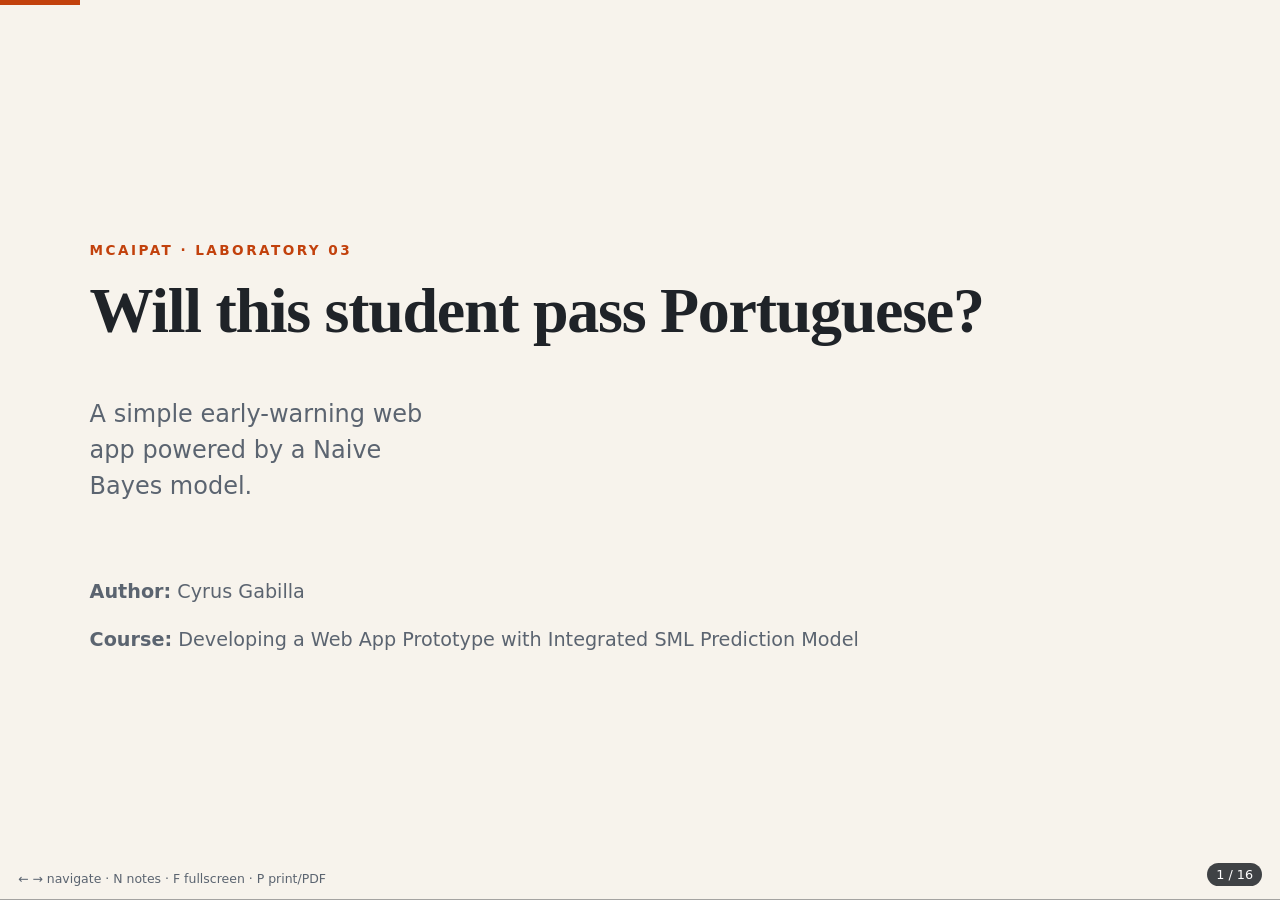
<file: slides/presentation.html>
<!DOCTYPE html>
<html lang="en">
<head>
<meta charset="UTF-8" />
<meta name="viewport" content="width=device-width, initial-scale=1" />
<title>Student At-Risk Web App — Class Presentation</title>
<style>
  :root {
    --bg: #f7f3ec;
    --ink: #1f2328;
    --muted: #5b6470;
    --card: #fffdf9;
    --line: #e4ddd0;
    --accent: #c2410c;
    --accent-soft: #f6e3d6;
    --pass: #15803d;
    --pass-soft: #dcf3e4;
    --risk: #b91c1c;
    --risk-soft: #fbe0e0;
    --code-bg: #22262b;
    --code-ink: #e8e6e3;
    --shadow: 0 10px 30px rgba(31, 35, 40, 0.10);
  }

  * { box-sizing: border-box; }

  html, body {
    margin: 0;
    height: 100%;
    background: var(--bg);
    color: var(--ink);
    font-family: ui-sans-serif, system-ui, -apple-system, "Segoe UI", Roboto, Helvetica, Arial, sans-serif;
    -webkit-font-smoothing: antialiased;
  }

  /* ---------- Slide stage ---------- */
  .stage { position: fixed; inset: 0; overflow: hidden; }

  .slide {
    position: absolute;
    inset: 0;
    display: none;
    flex-direction: column;
    justify-content: center;
    padding: 5vh 7vw;
    overflow-y: auto;
    animation: fade 0.35s ease;
  }
  .slide.active { display: flex; }

  @keyframes fade {
    from { opacity: 0; transform: translateY(8px); }
    to   { opacity: 1; transform: translateY(0); }
  }

  h1, h2, h3 { font-family: Georgia, "Times New Roman", serif; font-weight: 700; line-height: 1.1; margin: 0 0 0.4em; }
  h1 { font-size: clamp(2.2rem, 5vw, 4rem); letter-spacing: -0.02em; }
  h2 { font-size: clamp(1.6rem, 3.4vw, 2.7rem); }
  h3 { font-size: clamp(1.15rem, 2.1vw, 1.5rem); }
  p, li { font-size: clamp(0.98rem, 1.5vw, 1.3rem); line-height: 1.5; }
  .muted { color: var(--muted); }
  .accent { color: var(--accent); }

  .kicker {
    text-transform: uppercase;
    letter-spacing: 0.18em;
    font-size: clamp(0.7rem, 1.1vw, 0.85rem);
    font-weight: 700;
    color: var(--accent);
    margin-bottom: 0.6em;
  }

  ul { margin: 0.3em 0 0; padding-left: 1.2em; }
  li { margin: 0.35em 0; }

  .grid { display: grid; gap: 1.1rem; }
  .grid-2 { grid-template-columns: 1fr 1fr; }
  .grid-3 { grid-template-columns: repeat(3, 1fr); }
  @media (max-width: 760px) { .grid-2, .grid-3 { grid-template-columns: 1fr; } }

  .card {
    background: var(--card);
    border: 1px solid var(--line);
    border-radius: 16px;
    padding: 1.1rem 1.3rem;
    box-shadow: var(--shadow);
  }
  .card h3 { margin-bottom: 0.35em; }
  .card p, .card li { font-size: clamp(0.88rem, 1.3vw, 1.08rem); }

  .pill {
    display: inline-block;
    background: var(--accent-soft);
    color: var(--accent);
    border-radius: 999px;
    padding: 0.25em 0.8em;
    font-size: clamp(0.75rem, 1.1vw, 0.9rem);
    font-weight: 700;
    margin: 0.15em 0.3em 0.15em 0;
  }

  /* ---------- Package list ---------- */
  .pkg-list { display: grid; gap: 0.5rem; margin-top: 0.3em; }
  .pkg { display: grid; grid-template-columns: minmax(120px, 0.9fr) 2fr; gap: 0.8rem; align-items: baseline; background: var(--card); border: 1px solid var(--line); border-radius: 10px; padding: 0.55rem 0.9rem; box-shadow: var(--shadow); }
  .pkg-name { font-family: ui-monospace, SFMono-Regular, Menlo, Consolas, monospace; font-weight: 700; color: var(--accent); font-size: clamp(0.85rem, 1.25vw, 1.05rem); }
  .pkg-use { font-size: clamp(0.82rem, 1.2vw, 1rem); }
  @media (max-width: 760px) { .pkg { grid-template-columns: 1fr; gap: 0.15rem; } }

  /* ---------- Title slide ---------- */
  .title-slide { justify-content: center; }
  .title-slide .course { margin-bottom: 1.2em; }
  .title-slide .meta { margin-top: 1.6em; color: var(--muted); font-size: clamp(0.95rem, 1.5vw, 1.2rem); }

  /* ---------- Code ---------- */
  pre {
    background: var(--code-bg);
    color: var(--code-ink);
    border-radius: 14px;
    padding: 1rem 1.2rem;
    overflow-x: auto;
    font-size: clamp(0.75rem, 1.2vw, 0.95rem);
    line-height: 1.5;
    font-family: ui-monospace, SFMono-Regular, Menlo, Consolas, monospace;
    box-shadow: var(--shadow);
    margin: 0.4rem 0;
  }
  .inline-code {
    background: #efe9dd;
    border-radius: 6px;
    padding: 0.1em 0.4em;
    font-family: ui-monospace, SFMono-Regular, Menlo, Consolas, monospace;
    font-size: 0.9em;
  }

  /* ---------- Full-flow diagram ---------- */
  .flowmap { display: flex; flex-direction: column; align-items: center; gap: 0.35rem; margin-top: 0.4em; }
  .frow { display: flex; align-items: center; gap: 0.5rem; flex-wrap: wrap; justify-content: center; width: 100%; }
  .node {
    background: var(--card);
    border: 1px solid var(--line);
    border-radius: 12px;
    padding: 0.6rem 0.9rem;
    text-align: center;
    box-shadow: var(--shadow);
    font-size: clamp(0.78rem, 1.2vw, 0.98rem);
    font-weight: 600;
    min-width: 90px;
  }
  .node .s { display: block; color: var(--muted); font-size: 0.82em; font-weight: 400; margin-top: 0.15em; }
  .node.good { border-color: var(--pass); background: var(--pass-soft); }
  .node.bad { border-color: var(--risk); background: var(--risk-soft); }
  .node.accent { border-color: var(--accent); background: var(--accent-soft); }
  .arrow { color: var(--accent); font-size: 1.4rem; font-weight: 700; display: flex; flex-direction: column; align-items: center; line-height: 1; }
  .arrow-down { color: var(--accent); font-size: 1.3rem; line-height: 1; display: flex; flex-direction: column; align-items: center; }
  .arrow .msg, .arrow-down .msg { font-size: 0.58rem; font-weight: 700; color: var(--muted); text-transform: uppercase; letter-spacing: 0.05em; margin-top: 0.2em; white-space: nowrap; }
  .objective { background: var(--card); border: 1px dashed var(--accent); border-radius: 12px; padding: 0.55rem 1rem; font-size: clamp(0.85rem, 1.3vw, 1.05rem); margin-bottom: 0.7rem; box-shadow: var(--shadow); }
  .objective strong { color: var(--accent); }
  .branch { display: grid; grid-template-columns: 1fr 1fr; gap: 1.2rem; width: 100%; margin-top: 0.2em; }
  .branch-col { display: flex; flex-direction: column; align-items: center; gap: 0.3rem; }
  .branch-col .label { font-weight: 700; font-size: 0.85rem; text-transform: uppercase; letter-spacing: 0.1em; }
  .branch-col.bad .label { color: var(--risk); }
  .branch-col.good .label { color: var(--pass); }
  @media (max-width: 760px) { .branch { grid-template-columns: 1fr; } }

  /* ---------- Screenshots ---------- */
  figure.shot { margin: 0; }
  figure.shot img {
    width: 100%;
    border-radius: 12px;
    border: 1px solid var(--line);
    box-shadow: var(--shadow);
    display: block;
    background: #fff;
  }
  figure.shot figcaption { color: var(--muted); font-size: clamp(0.75rem, 1.05vw, 0.88rem); margin-top: 0.4em; text-align: center; }
  .thumb-strip { display: grid; grid-template-columns: repeat(4, 1fr); gap: 0.6rem; margin-top: 0.6em; }
  .thumb-strip img { width: 100%; border-radius: 8px; border: 1px solid var(--line); box-shadow: var(--shadow); }
  @media (max-width: 760px) { .thumb-strip { grid-template-columns: 1fr 1fr; } }

  /* ---------- Demo slide ---------- */
  .demo-steps { counter-reset: step; list-style: none; padding-left: 0; margin: 0; }
  .demo-steps li { position: relative; padding-left: 2.4em; margin: 0.55em 0; }
  .demo-steps li::before {
    counter-increment: step;
    content: counter(step);
    position: absolute;
    left: 0; top: 0.05em;
    width: 1.7em; height: 1.7em;
    background: var(--accent);
    color: #fff;
    border-radius: 50%;
    display: grid; place-items: center;
    font-weight: 700;
    font-size: 0.85em;
  }

  .callout {
    border-left: 5px solid var(--accent);
    background: var(--accent-soft);
    border-radius: 0 12px 12px 0;
    padding: 0.7rem 1.1rem;
    margin-top: 0.9rem;
    font-size: clamp(0.9rem, 1.35vw, 1.1rem);
  }
  .callout.green { border-color: var(--pass); background: var(--pass-soft); }
  .callout.red { border-color: var(--risk); background: var(--risk-soft); }

  /* ---------- Chrome ---------- */
  .progress { position: fixed; top: 0; left: 0; height: 5px; background: var(--accent); width: 0; z-index: 50; transition: width 0.3s ease; }
  .counter {
    position: fixed; bottom: 14px; right: 18px;
    background: rgba(31,35,40,0.85); color: #fff;
    padding: 0.3em 0.7em; border-radius: 999px;
    font-size: 0.8rem; z-index: 50; font-variant-numeric: tabular-nums;
  }
  .help { position: fixed; bottom: 14px; left: 18px; color: var(--muted); font-size: 0.78rem; z-index: 50; }
  .notes {
    position: fixed; left: 0; right: 0; bottom: 0;
    background: rgba(34,38,43,0.96); color: #e8e6e3;
    padding: 1rem 8vw; font-size: 0.95rem; line-height: 1.5;
    transform: translateY(100%); transition: transform 0.25s ease; z-index: 60;
    max-height: 40vh; overflow-y: auto;
  }
  .notes.show { transform: translateY(0); }
  .notes strong { color: #f4b183; }

  /* ---------- Print / PDF ---------- */
  @media print {
    .progress, .counter, .help, .notes { display: none !important; }
    .stage { position: static; overflow: visible; }
    .slide { display: flex !important; position: relative; inset: auto; page-break-after: always; min-height: 100vh; animation: none; }
  }
</style>
</head>
<body>
  <div class="progress" id="progress"></div>
  <div class="stage" id="stage">

    <!-- 1. Title -->
    <section class="slide title-slide active" data-notes="Introduce yourself and the course. One sentence: this is a local web app that predicts if a student is at risk, using only background and behavior.">
      <p class="kicker course">MCAIPAT · Laboratory 03</p>
      <h1>Will this student pass Portuguese?</h1>
      <p class="muted" style="font-size:clamp(1.1rem,2vw,1.5rem);max-width:22ch;">A simple early-warning web app powered by a Naive Bayes model.</p>
      <div class="meta">
        <p><strong>Author:</strong> Cyrus Gabilla</p>
        <p><strong>Course:</strong> Developing a Web App Prototype with Integrated SML Prediction Model</p>
      </div>
    </section>

    <!-- 2. Agenda -->
    <section class="slide" data-notes="Quick roadmap. Keep to ~20 seconds. The deck ends with a live demo.">
      <p class="kicker">Overview</p>
      <h2>What we'll cover</h2>
      <div class="grid grid-2">
        <ul>
          <li>The problem &amp; the idea</li>
          <li>What the app does</li>
          <li>Tech stack &amp; dependencies</li>
          <li>Architecture &amp; full request flow</li>
          <li>The model, export &amp; .joblib</li>
        </ul>
        <ul>
          <li>The data &amp; features</li>
          <li>Config-driven design</li>
          <li>UI walkthrough</li>
          <li>Setup &amp; run (any OS)</li>
          <li><strong>Live demo</strong></li>
        </ul>
      </div>
    </section>

    <!-- 3. Problem -->
    <section class="slide" data-notes="Motivate: teachers want to help students BEFORE final grades, not after.">
      <p class="kicker">The problem</p>
      <h2>Spot trouble <span class="accent">before</span> finals — not after</h2>
      <div class="grid grid-2">
        <div class="card">
          <h3>Why it matters</h3>
          <p>By the time final grades (G3) exist, it's often too late to intervene. Early signals let a school offer support in time.</p>
        </div>
        <div class="card">
          <h3>The catch</h3>
          <p>Early on, we don't have period grades yet. So can we flag risk from <strong>background and behavior alone</strong>?</p>
        </div>
      </div>
      <div class="callout">Goal: a realistic early-warning check a teacher could actually use.</div>
    </section>

    <!-- 4. Big idea -->
    <section class="slide" data-notes="Core design decision: G1/G2/G3 are deliberately excluded.">
      <p class="kicker">The big idea</p>
      <h2>Predict from the student, not the score</h2>
      <div class="grid grid-3">
        <div class="card"><h3>Inputs</h3><p>Home background, family, study habits, school life, daily routine.</p></div>
        <div class="card"><h3>Model</h3><p>Gaussian Naive Bayes trained on the UCI Portuguese dataset.</p></div>
        <div class="card"><h3>Output</h3><p>“Likely to pass” or “May need support”, plus a confidence.</p></div>
      </div>
      <div class="callout red"><strong>Deliberately excluded:</strong> period grades G1, G2 and final grade G3 are never used as inputs.</div>
    </section>

    <!-- 5. What it does -->
    <section class="slide" data-notes="Walk through user-facing features. Mention Surprise me as a fun entry point.">
      <p class="kicker">What the app does</p>
      <h2>A single page that does the whole job</h2>
      <div class="grid grid-2">
        <div class="card">
          <h3>For the user</h3>
          <ul>
            <li>Fill a 30-field student profile (or hit <strong>Surprise me</strong>).</li>
            <li>Click <strong>Predict outcome</strong>.</li>
            <li>Get a label, a probability bar, and plain-language insights.</li>
          </ul>
        </div>
        <div class="card">
          <h3>Under the hood</h3>
          <ul>
            <li>Validates every answer against a config file.</li>
            <li>Builds a one-row table in the exact training order.</li>
            <li>Runs the saved model <strong>offline</strong> — no cloud.</li>
          </ul>
        </div>
      </div>
    </section>

    <!-- 6. Tech stack -->
    <section class="slide" data-notes="Keep short. Point: simple, no-build, offline. No React, no npm.">
      <p class="kicker">Tech stack</p>
      <h2>Small, offline, no-build</h2>
      <div class="grid grid-3">
        <div class="card"><h3>Backend</h3><p>Python 3.12 · Flask · Jinja2 templates</p></div>
        <div class="card"><h3>Machine learning</h3><p>scikit-learn · joblib · pandas · numpy</p></div>
        <div class="card"><h3>Frontend</h3><p>Hand-written HTML, CSS &amp; vanilla JS — no framework</p></div>
        <div class="card"><h3>Config</h3><p>PyYAML — app settings &amp; form fields</p></div>
        <div class="card"><h3>Model file</h3><p>A single <span class="inline-code">.joblib</span> pipeline</p></div>
        <div class="card"><h3>Fonts</h3><p>Google Fonts (DM Sans + Fraunces)</p></div>
      </div>
    </section>

    <!-- Dependencies -->
    <section class="slide" data-notes="Walk through requirements.txt. Each package has one clear job: flask=web, pandas=one-row frame, numpy=arrays, scikit-learn=the model pipeline, joblib=save/load the model, pyyaml=read the two YAML configs.">
      <p class="kicker">Dependencies</p>
      <h2>What each package in requirements.txt does</h2>
      <div class="pkg-list">
        <div class="pkg"><span class="pkg-name">flask</span><span class="pkg-use">Web framework — routes, form handling, and rendering the page.</span></div>
        <div class="pkg"><span class="pkg-name">pandas</span><span class="pkg-use">Builds the one-row DataFrame the model predicts on.</span></div>
        <div class="pkg"><span class="pkg-name">numpy</span><span class="pkg-use">Numeric arrays; underpins pandas and scikit-learn.</span></div>
        <div class="pkg"><span class="pkg-name">scikit-learn</span><span class="pkg-use">The ML pipeline: StandardScaler, OneHotEncoder, GaussianNB.</span></div>
        <div class="pkg"><span class="pkg-name">joblib</span><span class="pkg-use">Saves and loads the trained model file (.joblib).</span></div>
        <div class="pkg"><span class="pkg-name">pyyaml</span><span class="pkg-use">Reads app_config.yaml and features.yaml.</span></div>
      </div>
      <div class="callout">Install them all with <span class="inline-code">pip install -r requirements.txt</span>.</div>
    </section>

    <!-- 7. Architecture + FULL flow diagram -->
    <section class="slide" data-notes="Trace one submit end to end. Slow down here. Point at each box, then the two branches: errors vs valid. Valid branch runs the model and renders the result.">
      <p class="kicker">Architecture</p>
      <h2>Full request flow — from click to result</h2>
      <div class="objective"><strong>Objective:</strong> turn one form submission into a model prediction and render the result — fully offline, no cloud.</div>
      <div class="flowmap">
        <div class="frow">
          <div class="node">User fills form<span class="s">or “Surprise me”</span></div>
          <div class="arrow">→<span class="msg">POST /predict</span></div>
          <div class="node accent">Flask: predict()<span class="s">app.py</span></div>
          <div class="arrow">→<span class="msg">request.form</span></div>
          <div class="node">validate_and_parse()<span class="s">required · choices · min/max</span></div>
        </div>
        <div class="arrow-down">↓</div>
        <div class="branch">
          <div class="branch-col bad">
            <div class="label">If errors</div>
            <div class="node bad">Errors found</div>
            <div class="arrow-down">↓<span class="msg">errors list</span></div>
            <div class="node">Re-render form<span class="s">with messages</span></div>
          </div>
          <div class="branch-col good">
            <div class="label">If valid</div>
            <div class="node good">values_to_dataframe()<span class="s">feature_order.json</span></div>
            <div class="arrow-down">↓<span class="msg">one-row frame</span></div>
            <div class="node">PIPELINE.predict + predict_proba<span class="s">.joblib model</span></div>
            <div class="arrow-down">↓<span class="msg">class + probs</span></div>
            <div class="node">build_insights()<span class="s">plain-language notes</span></div>
            <div class="arrow-down">↓<span class="msg">result dict</span></div>
            <div class="node accent">Render result panel<span class="s">label + bars + insights</span></div>
          </div>
        </div>
      </div>
      <div class="callout">The page reloads with the result — a classic server-rendered POST flow. No separate API, no build step.</div>
    </section>

    <!-- 8. Model -->
    <section class="slide" data-notes="Naive Bayes in one line: estimates the probability of each class from the features and picks the higher. The saved pipeline re-applies the same preprocessing as training.">
      <p class="kicker">The model</p>
      <h2>Gaussian Naive Bayes, saved as a pipeline</h2>
      <div class="grid grid-2">
        <div class="card">
          <h3>Why this algorithm</h3>
          <p>Chosen in Lab 02 for the best F1 / recall on the rare “at-risk” class — the class we most care about catching.</p>
        </div>
        <div class="card">
          <h3>What's inside the file</h3>
          <p>A full scikit-learn <span class="inline-code">Pipeline</span>:<br />
          StandardScaler → OneHotEncoder → GaussianNB</p>
        </div>
      </div>
      <div class="callout green">Because the whole pipeline is saved, the web app applies the <strong>exact same preprocessing</strong> used in training — no mismatch.</div>
    </section>

    <!-- From Colab to project -->
    <section class="slide" data-notes="Show how the model file was produced. In Colab: joblib.dump the whole pipeline, then files.download it. Copy the downloaded file into the project's model/ folder. The screenshot shows the Colab export.">
      <p class="kicker">Model export</p>
      <h2>From Colab to your project</h2>
      <div class="grid grid-2">
        <div>
          <p>Train in Colab, then save the whole pipeline and download it:</p>
          <pre>import joblib
from google.colab import files

best_model = trained["Naive Bayes"]
joblib.dump(best_model, "trained_model.joblib")
files.download("trained_model.joblib")</pre>
          <div class="callout green">Copy the downloaded file into the project's <span class="inline-code">model/</span> folder (as <span class="inline-code">naive_bayes_pipeline.joblib</span>).</div>
        </div>
        <figure class="shot">
          <img src="../screenshots/activity02/01-colab-export-and-download.png" alt="Colab export and download" />
          <figcaption>Exporting and downloading the Naive Bayes pipeline from Google Colab.</figcaption>
        </figure>
      </div>
    </section>

    <!-- What is joblib -->
    <section class="slide" data-notes="Explain joblib: it serializes a Python object to disk. Here it stores the entire trained Pipeline (preprocessing + model). joblib.load restores the exact object so inference matches training. It is a frozen, portable snapshot.">
      <p class="kicker">Model file</p>
      <h2>What is a .joblib file?</h2>
      <div class="grid grid-2">
        <div>
          <div class="card" style="margin-bottom:0.8rem;">
            <h3>A saved Python object</h3>
            <p>joblib serializes (saves) a Python object to disk. Here it stores the <strong>entire trained scikit-learn Pipeline</strong> — preprocessing + the Naive Bayes model — not just numbers.</p>
          </div>
          <div class="card">
            <h3>Why the whole pipeline</h3>
            <p>Loading it with <span class="inline-code">joblib.load()</span> restores the exact object, so the web app applies the <strong>same scaling and encoding</strong> used in training.</p>
          </div>
        </div>
        <figure class="shot">
          <img src="../screenshots/activity03/01-local-model-folder.png" alt="Local model folder" />
          <figcaption>The .joblib file inside the project's <span class="inline-code">model/</span> folder.</figcaption>
        </figure>
      </div>
      <pre>PIPELINE = joblib.load(MODEL_PATH)   # app.py, at startup</pre>
      <div class="callout">Think of it as a “frozen snapshot” of the trained model — portable, offline, and identical to training.</div>
    </section>

    <!-- 9. Data -->
    <section class="slide" data-notes="UCI Student Performance, Portuguese course. 30 input features in 4 UI groups. Target: AtRisk = 1 if G3 < 10.">
      <p class="kicker">The data</p>
      <h2>UCI Student Performance (Portuguese)</h2>
      <div class="grid grid-2">
        <div class="card">
          <h3>30 input features</h3>
          <p>Grouped in the form as:<br />
          <span class="pill">Basics</span><span class="pill">Family &amp; support</span><span class="pill">School life</span><span class="pill">Daily life</span></p>
        </div>
        <div class="card">
          <h3>Target label</h3>
          <p><span class="inline-code">AtRisk = 1</span> if final grade <span class="inline-code">G3 &lt; 10</span>, else <span class="inline-code">0</span>.</p>
        </div>
      </div>
      <div class="callout">G1, G2 and G3 are used only to <em>define</em> the label in training — never as model inputs.</div>
    </section>

    <!-- 10. Config-driven -->
    <section class="slide" data-notes="Key engineering point: the form, the JS random generator, and the backend validation all read the same YAML. Change config, not code.">
      <p class="kicker">Design detail</p>
      <h2>Config-driven, not hard-coded</h2>
      <div class="grid grid-2">
        <div class="card">
          <h3>app_config.yaml</h3>
          <p>Titles, descriptions, model paths, labels, host/port, <span class="inline-code">show_probability</span>.</p>
        </div>
        <div class="card">
          <h3>features.yaml</h3>
          <p>Every field: name, label, type, choices, min/max, help text, importance.</p>
        </div>
      </div>
      <pre># features.yaml (excerpt)
- name: failures
  label: Past class failures
  type: integer
  min: 0
  max: 4
  importance: high</pre>
      <div class="callout">One source of truth feeds the HTML form, the client-side validation, and the server-side checks.</div>
    </section>

    <!-- 11. UI walkthrough (screenshots) -->
    <section class="slide" data-notes="Show the real homepage. Top: hero + about cards + start of empty form. Bottom: remaining form sections + Predict/Clear. Point out fields are blank by default.">
      <p class="kicker">The interface</p>
      <h2>One clean page</h2>
      <div class="grid grid-2">
        <figure class="shot">
          <img src="../screenshots/activity04/01-homepage-top.png" alt="Homepage top" />
          <figcaption>Hero, about / how-to cards, and the start of the empty form.</figcaption>
        </figure>
        <figure class="shot">
          <img src="../screenshots/activity04/02-homepage-form-bottom.png" alt="Form bottom" />
          <figcaption>Remaining form sections plus Predict and Clear actions.</figcaption>
        </figure>
      </div>
      <div class="callout">All fields are blank by default, so the user must answer (or use <strong>Surprise me</strong>) before predicting.</div>
    </section>

    <!-- 12. Setup & Run -->
    <section class="slide" data-notes="Portable setup for any OS with Python 3.12+. Create the venv once, activate (Linux/macOS vs Windows command), install requirements, then run. Show the terminal screenshot as proof it loads the model and serves 127.0.0.1:5000.">
      <p class="kicker">Setup &amp; run</p>
      <h2>Set up once, then run — on any OS with Python</h2>
      <div class="grid grid-2">
        <div>
          <pre># 1. Create the environment (once)
python3 -m venv .venv

# 2. Activate it
source .venv/bin/activate        # Linux / macOS
.venv\Scripts\activate           # Windows

# 3. Install dependencies
pip install -r requirements.txt

# 4. Run
python app.py</pre>
          <div class="callout green">Then open <strong>http://127.0.0.1:5000/</strong> · stop with <strong>Ctrl+C</strong>. Works on any OS with Python 3.12+.</div>
        </div>
        <figure class="shot">
          <img src="../screenshots/activity03/02-python-app-running.png" alt="App running" />
          <figcaption>Server running after <span class="inline-code">activate</span> + <span class="inline-code">python app.py</span>, loading the model.</figcaption>
        </figure>
      </div>
    </section>

    <!-- 13. DEMO (final slide) -->
    <section class="slide" data-notes="LIVE DEMO. Env already activated. Do 'Surprise me' then Predict, then a manual at-risk profile (high failures + absences). Point out probability bars and insights. Screenshots below are backup if the live demo fails.">
      <p class="kicker">Live demo</p>
      <h2>Let's run it</h2>
      <div class="grid grid-2">
        <div>
          <ol class="demo-steps">
            <li>Activate env: <span class="inline-code">source .venv/bin/activate</span></li>
            <li>Start: <span class="inline-code">python app.py</span></li>
            <li>Open <span class="inline-code">127.0.0.1:5000</span></li>
            <li><strong>Surprise me</strong> → <strong>Predict</strong></li>
            <li>Try high <em>failures</em> &amp; <em>absences</em></li>
            <li>Show probability bars &amp; insights</li>
          </ol>
        </div>
        <div class="card">
          <h3>What to highlight</h3>
          <ul>
            <li>Validation blocks empty / out-of-range answers</li>
            <li>Prediction is instant and fully offline</li>
            <li>Insights explain <em>why</em> a profile looks risky</li>
          </ul>
        </div>
      </div>
      <div class="thumb-strip">
        <img src="../screenshots/activity06/01-predict-pass.png" alt="Pass result" title="Pass" />
        <img src="../screenshots/activity06/02-predict-at-risk.png" alt="At risk result" title="At risk" />
        <img src="../screenshots/activity06/03-predict-pass-mixed-proba.png" alt="Mixed probability" title="Mixed ~79/21" />
        <img src="../screenshots/activity06/04-validation-missing-fields.png" alt="Validation" title="Validation" />
      </div>
      <p class="muted" style="font-size:0.8rem;margin-top:0.4rem;">Backup screenshots: pass · at risk · mixed probability · validation.</p>
    </section>

  </div>

  <div class="counter" id="counter">1 / 16</div>
  <div class="help">← → navigate · N notes · F fullscreen · P print/PDF</div>
  <div class="notes" id="notes"></div>

<script>
  (function () {
    const slides = Array.from(document.querySelectorAll(".slide"));
    const counter = document.getElementById("counter");
    const progress = document.getElementById("progress");
    const notesEl = document.getElementById("notes");
    let i = 0;

    function show(n) {
      i = Math.max(0, Math.min(slides.length - 1, n));
      slides.forEach((s, idx) => s.classList.toggle("active", idx === i));
      counter.textContent = (i + 1) + " / " + slides.length;
      progress.style.width = ((i + 1) / slides.length * 100) + "%";
      notesEl.textContent = slides[i].dataset.notes || "";
      slides[i].scrollTop = 0;
      location.hash = "#" + (i + 1);
    }

    function next() { show(i + 1); }
    function prev() { show(i - 1); }

    document.addEventListener("keydown", function (e) {
      switch (e.key) {
        case "ArrowRight": case "ArrowDown": case " ": case "PageDown":
          e.preventDefault(); next(); break;
        case "ArrowLeft": case "ArrowUp": case "PageUp":
          e.preventDefault(); prev(); break;
        case "Home": e.preventDefault(); show(0); break;
        case "End": e.preventDefault(); show(slides.length - 1); break;
        case "n": case "N":
          notesEl.classList.toggle("show"); break;
        case "f": case "F":
          if (!document.fullscreenElement) document.documentElement.requestFullscreen();
          else document.exitFullscreen();
          break;
      }
    });

    document.getElementById("stage").addEventListener("click", function (e) {
      if (e.target.closest("a")) return;
      const x = e.clientX / window.innerWidth;
      if (x > 0.5) next(); else prev();
    });

    const start = parseInt((location.hash || "#1").slice(1), 10);
    show(isNaN(start) ? 0 : start - 1);
  })();
</script>
</body>
</html>
</file>
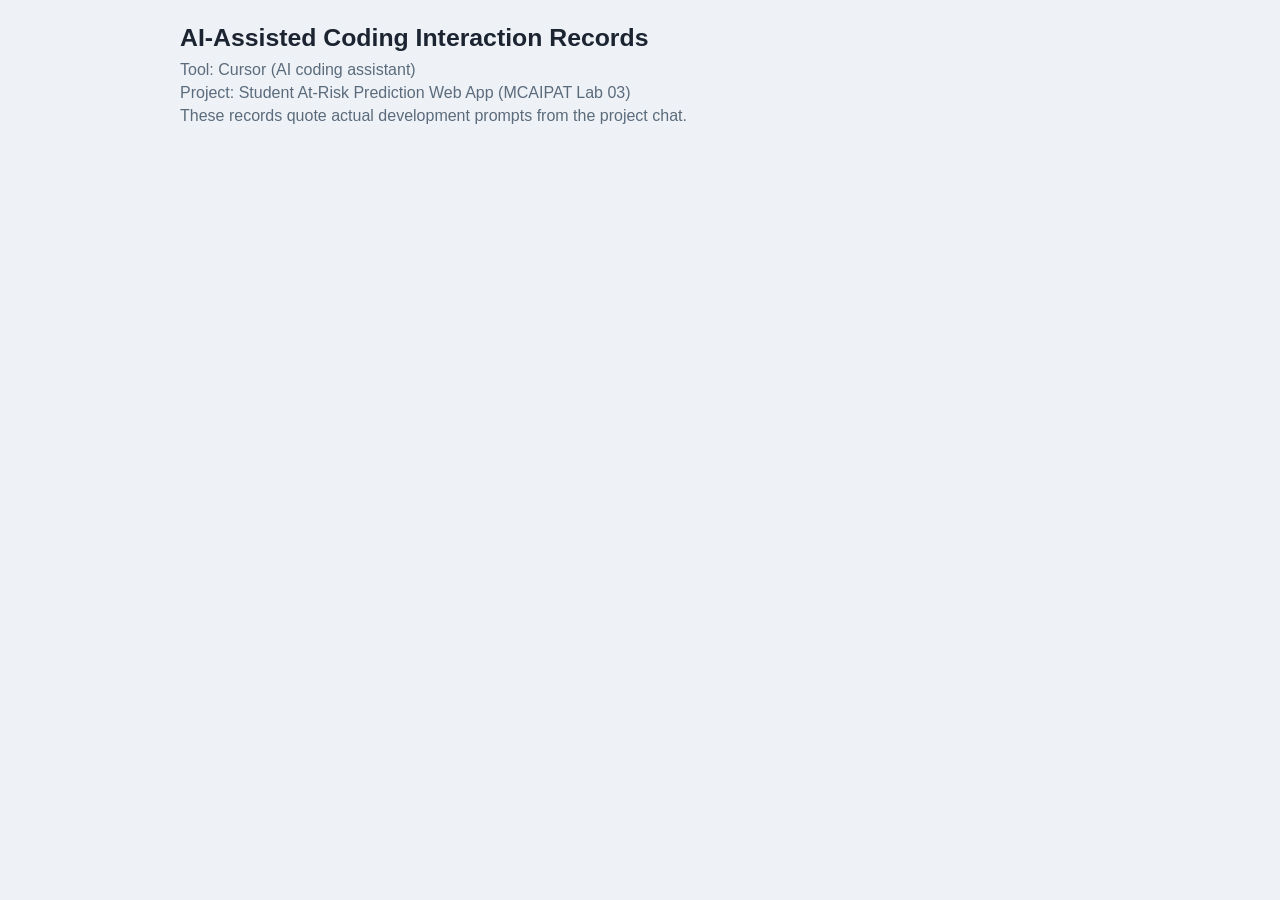
<file: screenshots/activity08-ai/ai-interaction-log.html>
<!DOCTYPE html>
<html lang="en">
<head>
  <meta charset="UTF-8" />
  <meta name="viewport" content="width=device-width, initial-scale=1" />
  <title>AI Coding Interaction Records — Lab 03</title>
  <style>
    :root {
      --bg: #eef2f6;
      --card: #fff;
      --ink: #1b2430;
      --muted: #5b6b7c;
      --line: #cfd8e3;
      --accent: #0b6e6a;
      --user: #e8f3f2;
      --assist: #f4f7fb;
    }
    * { box-sizing: border-box; }
    body {
      margin: 0;
      font-family: "Segoe UI", "DM Sans", sans-serif;
      background: var(--bg);
      color: var(--ink);
      padding: 1.5rem;
    }
    .wrap { width: min(920px, 100%); margin: 0 auto; }
    h1 {
      margin: 0 0 0.35rem;
      font-size: 1.55rem;
    }
    .meta {
      margin: 0 0 1.25rem;
      color: var(--muted);
      line-height: 1.45;
    }
    .card {
      background: var(--card);
      border: 1px solid var(--line);
      border-radius: 14px;
      padding: 1.1rem 1.2rem 1.2rem;
      margin-bottom: 1.1rem;
      box-shadow: 0 6px 18px rgba(27, 36, 48, 0.06);
    }
    .badge {
      display: inline-block;
      font-size: 0.72rem;
      font-weight: 700;
      letter-spacing: 0.04em;
      text-transform: uppercase;
      color: var(--accent);
      background: #d9efec;
      border-radius: 999px;
      padding: 0.2rem 0.55rem;
      margin-bottom: 0.55rem;
    }
    h2 {
      margin: 0 0 0.75rem;
      font-size: 1.15rem;
    }
    .bubble {
      border-radius: 12px;
      padding: 0.85rem 0.95rem;
      margin: 0.55rem 0;
      line-height: 1.45;
      white-space: pre-wrap;
    }
    .user {
      background: var(--user);
      border: 1px solid #b9d9d5;
    }
    .assist {
      background: var(--assist);
      border: 1px solid #d5dde8;
    }
    .label {
      font-size: 0.78rem;
      font-weight: 700;
      color: var(--muted);
      text-transform: uppercase;
      letter-spacing: 0.04em;
      margin-bottom: 0.35rem;
    }
    .only { display: none; }
    body.show1 #i1,
    body.show2 #i2,
    body.show3 #i3 { display: block; }
    body.show1 .wrap > .intro,
    body.show2 .wrap > .intro,
    body.show3 .wrap > .intro { display: none; }
  </style>
</head>
<body>
  <div class="wrap">
    <div class="intro">
      <h1>AI-Assisted Coding Interaction Records</h1>
      <p class="meta">
        Tool: Cursor (AI coding assistant)<br />
        Project: Student At-Risk Prediction Web App (MCAIPAT Lab 03)<br />
        These records quote actual development prompts from the project chat.
      </p>
    </div>

    <section class="card only" id="i1">
      <div class="badge">Interaction 1 of 3</div>
      <h2>Plan Flask web app + offline Naive Bayes model</h2>
      <div class="bubble user">
        <div class="label">Student prompt</div>
Our next laboratory is local web development based on our google collab supervised machine learning. I am not sure what is the best framework to use which is highly compatible with google collab training data model. I need you to plan for me and let me know what you need. it should be configurable and very easy to configure for the data. maybe a simple web dev and choose the best technology stack to implement it. i will attach the requirement.
as you design and implement, create a documentation as well so that there is step to reinstall this in other environment. how to run and how to exit.
select only the best model to consider, Naive bayes.
      </div>
      <div class="bubble assist">
        <div class="label">AI assistance used</div>
Recommended Flask + scikit-learn/joblib (matches Colab export). Planned project layout, YAML feature config, export of full Naive Bayes Pipeline, README/setup-run-exit docs, and offline prediction flow without Colab at runtime.
      </div>
    </section>

    <section class="card only" id="i2">
      <div class="badge">Interaction 2 of 3</div>
      <h2>Improve UI clarity and add practical random input</h2>
      <div class="bubble user">
        <div class="label">Student prompt</div>
can you make it more pretty looking design and very easy to understand? align forms, and add some about and information. do not make text so robotic , make it as human friendly. maybe add a button to randomly generate input like very practical, and a random input that will tend to pass or failed or something in between. if this is not allowed in the requirements, then we cannot do it.
      </div>
      <div class="bubble assist">
        <div class="label">AI assistance used</div>
Redesigned the page with grouped form sections, friendlier About/How-to copy, and sample-fill helpers. Confirmed extras are allowed because predictions still come from the real local model (not hard-coded).
      </div>
    </section>

    <section class="card only" id="i3">
      <div class="badge">Interaction 3 of 3</div>
      <h2>Make outcomes less gameable (Surprise me only)</h2>
      <div class="bubble user">
        <div class="label">Student prompt</div>
meaning the input is predictable? what can you suggest to enhance? it should be surprising the result. it seems that user knows how to input to make it pass. what if we do not give the user a hint? what do you think? and only suprise me only. if you think this is a better idea or you have a better idea then do it.
      </div>
      <div class="bubble assist">
        <div class="label">AI assistance used</div>
Removed pass/fail hint buttons and key-signal field highlighting. Kept only Surprise me for random valid profiles, so users predict without being steered toward Pass or At risk.
      </div>
    </section>
  </div>
</body>
</html>
</file>
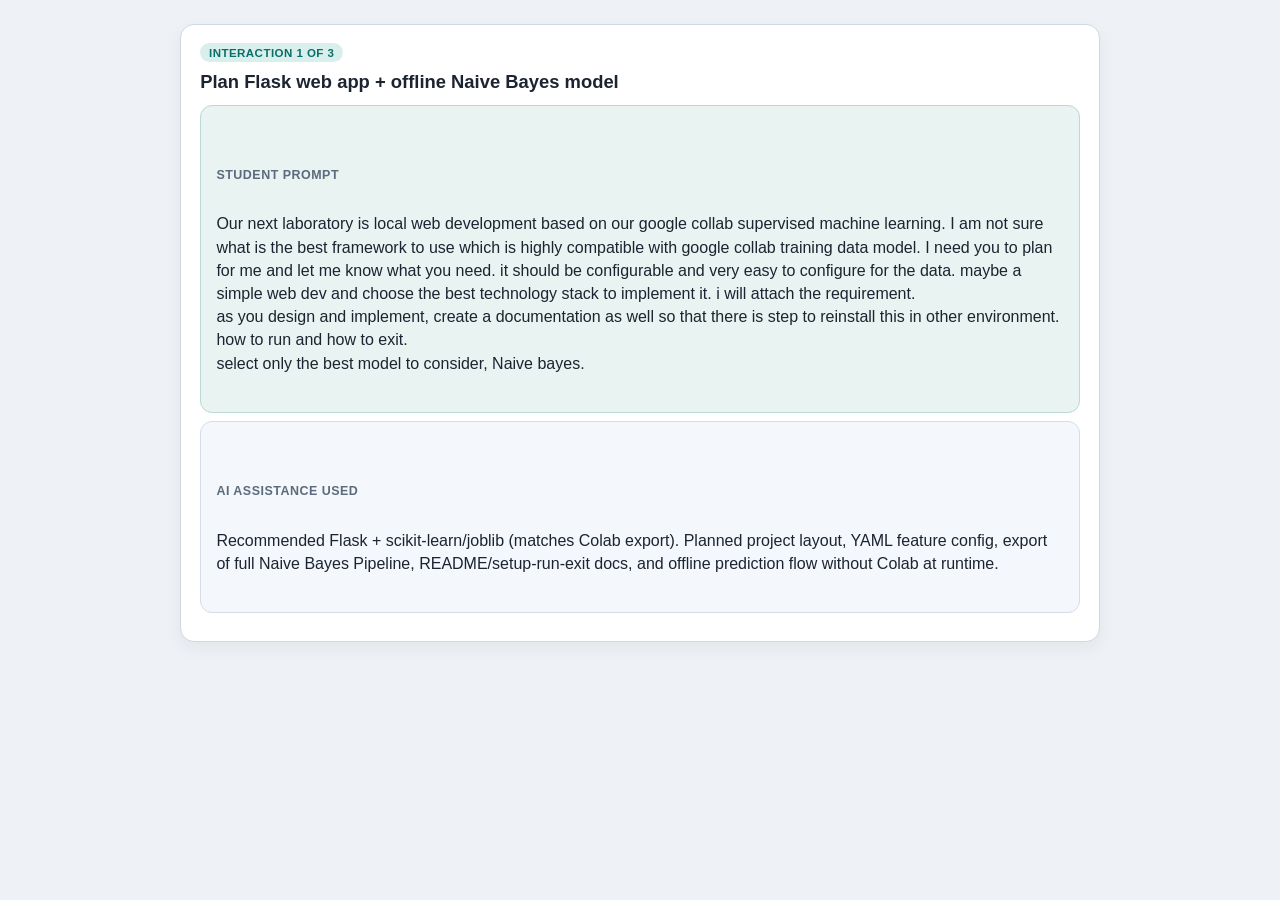
<file: screenshots/activity08-ai/interaction-1.html>
<!DOCTYPE html>
<html lang="en">
<head>
  <meta charset="UTF-8" />
  <meta name="viewport" content="width=device-width, initial-scale=1" />
  <title>AI Coding Interaction Records — Lab 03</title>
  <style>
    :root {
      --bg: #eef2f6;
      --card: #fff;
      --ink: #1b2430;
      --muted: #5b6b7c;
      --line: #cfd8e3;
      --accent: #0b6e6a;
      --user: #e8f3f2;
      --assist: #f4f7fb;
    }
    * { box-sizing: border-box; }
    body {
      margin: 0;
      font-family: "Segoe UI", "DM Sans", sans-serif;
      background: var(--bg);
      color: var(--ink);
      padding: 1.5rem;
    }
    .wrap { width: min(920px, 100%); margin: 0 auto; }
    h1 {
      margin: 0 0 0.35rem;
      font-size: 1.55rem;
    }
    .meta {
      margin: 0 0 1.25rem;
      color: var(--muted);
      line-height: 1.45;
    }
    .card {
      background: var(--card);
      border: 1px solid var(--line);
      border-radius: 14px;
      padding: 1.1rem 1.2rem 1.2rem;
      margin-bottom: 1.1rem;
      box-shadow: 0 6px 18px rgba(27, 36, 48, 0.06);
    }
    .badge {
      display: inline-block;
      font-size: 0.72rem;
      font-weight: 700;
      letter-spacing: 0.04em;
      text-transform: uppercase;
      color: var(--accent);
      background: #d9efec;
      border-radius: 999px;
      padding: 0.2rem 0.55rem;
      margin-bottom: 0.55rem;
    }
    h2 {
      margin: 0 0 0.75rem;
      font-size: 1.15rem;
    }
    .bubble {
      border-radius: 12px;
      padding: 0.85rem 0.95rem;
      margin: 0.55rem 0;
      line-height: 1.45;
      white-space: pre-wrap;
    }
    .user {
      background: var(--user);
      border: 1px solid #b9d9d5;
    }
    .assist {
      background: var(--assist);
      border: 1px solid #d5dde8;
    }
    .label {
      font-size: 0.78rem;
      font-weight: 700;
      color: var(--muted);
      text-transform: uppercase;
      letter-spacing: 0.04em;
      margin-bottom: 0.35rem;
    }
    .only { display: none; }
    body.show1 #i1,
    body.show2 #i2,
    body.show3 #i3 { display: block; }
    body.show1 .wrap > .intro,
    body.show2 .wrap > .intro,
    body.show3 .wrap > .intro { display: none; }
  </style>
</head>
<body class="show1">
  <div class="wrap">
    <div class="intro">
      <h1>AI-Assisted Coding Interaction Records</h1>
      <p class="meta">
        Tool: Cursor (AI coding assistant)<br />
        Project: Student At-Risk Prediction Web App (MCAIPAT Lab 03)<br />
        These records quote actual development prompts from the project chat.
      </p>
    </div>

    <section class="card only" id="i1">
      <div class="badge">Interaction 1 of 3</div>
      <h2>Plan Flask web app + offline Naive Bayes model</h2>
      <div class="bubble user">
        <div class="label">Student prompt</div>
Our next laboratory is local web development based on our google collab supervised machine learning. I am not sure what is the best framework to use which is highly compatible with google collab training data model. I need you to plan for me and let me know what you need. it should be configurable and very easy to configure for the data. maybe a simple web dev and choose the best technology stack to implement it. i will attach the requirement.
as you design and implement, create a documentation as well so that there is step to reinstall this in other environment. how to run and how to exit.
select only the best model to consider, Naive bayes.
      </div>
      <div class="bubble assist">
        <div class="label">AI assistance used</div>
Recommended Flask + scikit-learn/joblib (matches Colab export). Planned project layout, YAML feature config, export of full Naive Bayes Pipeline, README/setup-run-exit docs, and offline prediction flow without Colab at runtime.
      </div>
    </section>

    <section class="card only" id="i2">
      <div class="badge">Interaction 2 of 3</div>
      <h2>Improve UI clarity and add practical random input</h2>
      <div class="bubble user">
        <div class="label">Student prompt</div>
can you make it more pretty looking design and very easy to understand? align forms, and add some about and information. do not make text so robotic , make it as human friendly. maybe add a button to randomly generate input like very practical, and a random input that will tend to pass or failed or something in between. if this is not allowed in the requirements, then we cannot do it.
      </div>
      <div class="bubble assist">
        <div class="label">AI assistance used</div>
Redesigned the page with grouped form sections, friendlier About/How-to copy, and sample-fill helpers. Confirmed extras are allowed because predictions still come from the real local model (not hard-coded).
      </div>
    </section>

    <section class="card only" id="i3">
      <div class="badge">Interaction 3 of 3</div>
      <h2>Make outcomes less gameable (Surprise me only)</h2>
      <div class="bubble user">
        <div class="label">Student prompt</div>
meaning the input is predictable? what can you suggest to enhance? it should be surprising the result. it seems that user knows how to input to make it pass. what if we do not give the user a hint? what do you think? and only suprise me only. if you think this is a better idea or you have a better idea then do it.
      </div>
      <div class="bubble assist">
        <div class="label">AI assistance used</div>
Removed pass/fail hint buttons and key-signal field highlighting. Kept only Surprise me for random valid profiles, so users predict without being steered toward Pass or At risk.
      </div>
    </section>
  </div>
</body>
</html>
</file>
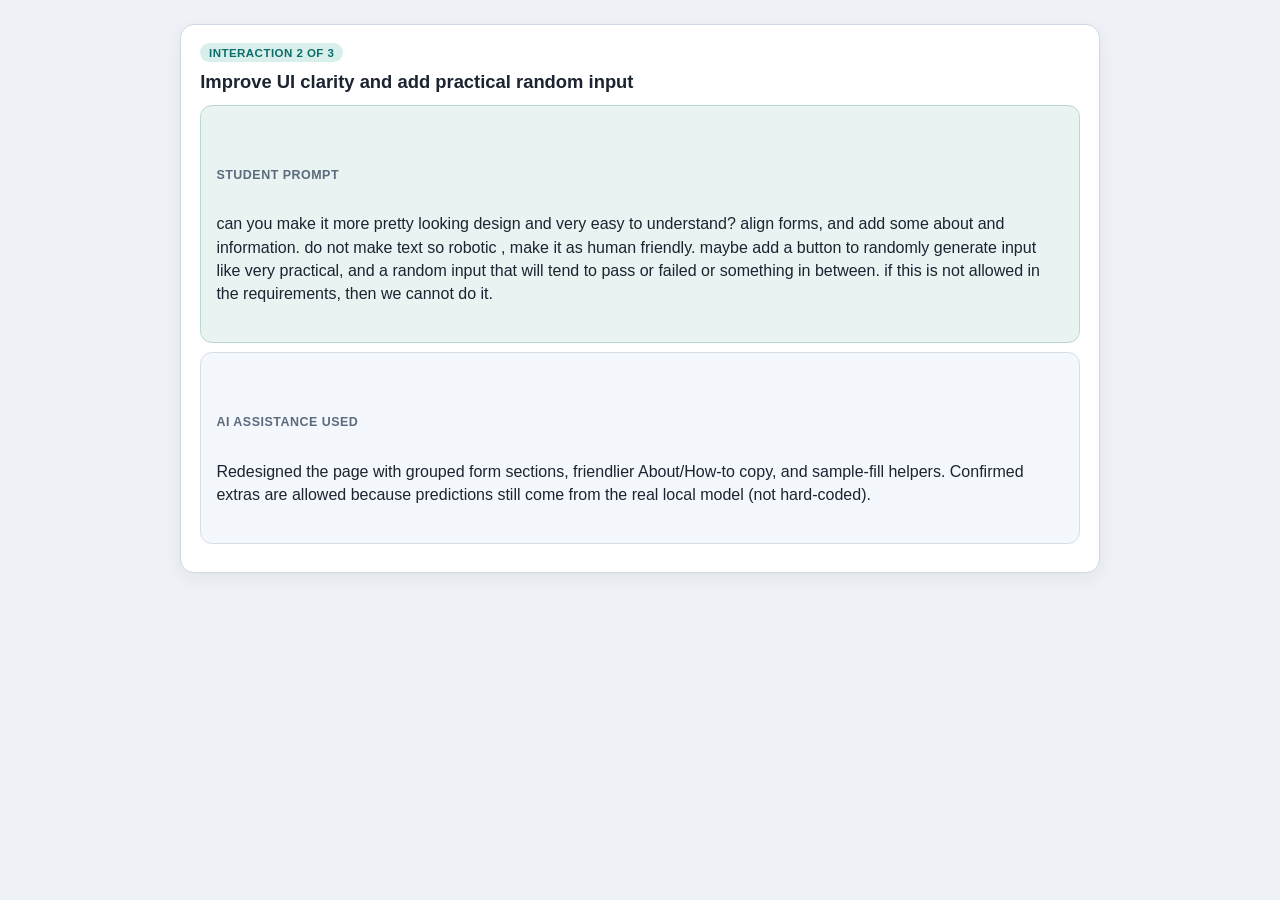
<file: screenshots/activity08-ai/interaction-2.html>
<!DOCTYPE html>
<html lang="en">
<head>
  <meta charset="UTF-8" />
  <meta name="viewport" content="width=device-width, initial-scale=1" />
  <title>AI Coding Interaction Records — Lab 03</title>
  <style>
    :root {
      --bg: #eef2f6;
      --card: #fff;
      --ink: #1b2430;
      --muted: #5b6b7c;
      --line: #cfd8e3;
      --accent: #0b6e6a;
      --user: #e8f3f2;
      --assist: #f4f7fb;
    }
    * { box-sizing: border-box; }
    body {
      margin: 0;
      font-family: "Segoe UI", "DM Sans", sans-serif;
      background: var(--bg);
      color: var(--ink);
      padding: 1.5rem;
    }
    .wrap { width: min(920px, 100%); margin: 0 auto; }
    h1 {
      margin: 0 0 0.35rem;
      font-size: 1.55rem;
    }
    .meta {
      margin: 0 0 1.25rem;
      color: var(--muted);
      line-height: 1.45;
    }
    .card {
      background: var(--card);
      border: 1px solid var(--line);
      border-radius: 14px;
      padding: 1.1rem 1.2rem 1.2rem;
      margin-bottom: 1.1rem;
      box-shadow: 0 6px 18px rgba(27, 36, 48, 0.06);
    }
    .badge {
      display: inline-block;
      font-size: 0.72rem;
      font-weight: 700;
      letter-spacing: 0.04em;
      text-transform: uppercase;
      color: var(--accent);
      background: #d9efec;
      border-radius: 999px;
      padding: 0.2rem 0.55rem;
      margin-bottom: 0.55rem;
    }
    h2 {
      margin: 0 0 0.75rem;
      font-size: 1.15rem;
    }
    .bubble {
      border-radius: 12px;
      padding: 0.85rem 0.95rem;
      margin: 0.55rem 0;
      line-height: 1.45;
      white-space: pre-wrap;
    }
    .user {
      background: var(--user);
      border: 1px solid #b9d9d5;
    }
    .assist {
      background: var(--assist);
      border: 1px solid #d5dde8;
    }
    .label {
      font-size: 0.78rem;
      font-weight: 700;
      color: var(--muted);
      text-transform: uppercase;
      letter-spacing: 0.04em;
      margin-bottom: 0.35rem;
    }
    .only { display: none; }
    body.show1 #i1,
    body.show2 #i2,
    body.show3 #i3 { display: block; }
    body.show1 .wrap > .intro,
    body.show2 .wrap > .intro,
    body.show3 .wrap > .intro { display: none; }
  </style>
</head>
<body class="show2">
  <div class="wrap">
    <div class="intro">
      <h1>AI-Assisted Coding Interaction Records</h1>
      <p class="meta">
        Tool: Cursor (AI coding assistant)<br />
        Project: Student At-Risk Prediction Web App (MCAIPAT Lab 03)<br />
        These records quote actual development prompts from the project chat.
      </p>
    </div>

    <section class="card only" id="i1">
      <div class="badge">Interaction 1 of 3</div>
      <h2>Plan Flask web app + offline Naive Bayes model</h2>
      <div class="bubble user">
        <div class="label">Student prompt</div>
Our next laboratory is local web development based on our google collab supervised machine learning. I am not sure what is the best framework to use which is highly compatible with google collab training data model. I need you to plan for me and let me know what you need. it should be configurable and very easy to configure for the data. maybe a simple web dev and choose the best technology stack to implement it. i will attach the requirement.
as you design and implement, create a documentation as well so that there is step to reinstall this in other environment. how to run and how to exit.
select only the best model to consider, Naive bayes.
      </div>
      <div class="bubble assist">
        <div class="label">AI assistance used</div>
Recommended Flask + scikit-learn/joblib (matches Colab export). Planned project layout, YAML feature config, export of full Naive Bayes Pipeline, README/setup-run-exit docs, and offline prediction flow without Colab at runtime.
      </div>
    </section>

    <section class="card only" id="i2">
      <div class="badge">Interaction 2 of 3</div>
      <h2>Improve UI clarity and add practical random input</h2>
      <div class="bubble user">
        <div class="label">Student prompt</div>
can you make it more pretty looking design and very easy to understand? align forms, and add some about and information. do not make text so robotic , make it as human friendly. maybe add a button to randomly generate input like very practical, and a random input that will tend to pass or failed or something in between. if this is not allowed in the requirements, then we cannot do it.
      </div>
      <div class="bubble assist">
        <div class="label">AI assistance used</div>
Redesigned the page with grouped form sections, friendlier About/How-to copy, and sample-fill helpers. Confirmed extras are allowed because predictions still come from the real local model (not hard-coded).
      </div>
    </section>

    <section class="card only" id="i3">
      <div class="badge">Interaction 3 of 3</div>
      <h2>Make outcomes less gameable (Surprise me only)</h2>
      <div class="bubble user">
        <div class="label">Student prompt</div>
meaning the input is predictable? what can you suggest to enhance? it should be surprising the result. it seems that user knows how to input to make it pass. what if we do not give the user a hint? what do you think? and only suprise me only. if you think this is a better idea or you have a better idea then do it.
      </div>
      <div class="bubble assist">
        <div class="label">AI assistance used</div>
Removed pass/fail hint buttons and key-signal field highlighting. Kept only Surprise me for random valid profiles, so users predict without being steered toward Pass or At risk.
      </div>
    </section>
  </div>
</body>
</html>
</file>
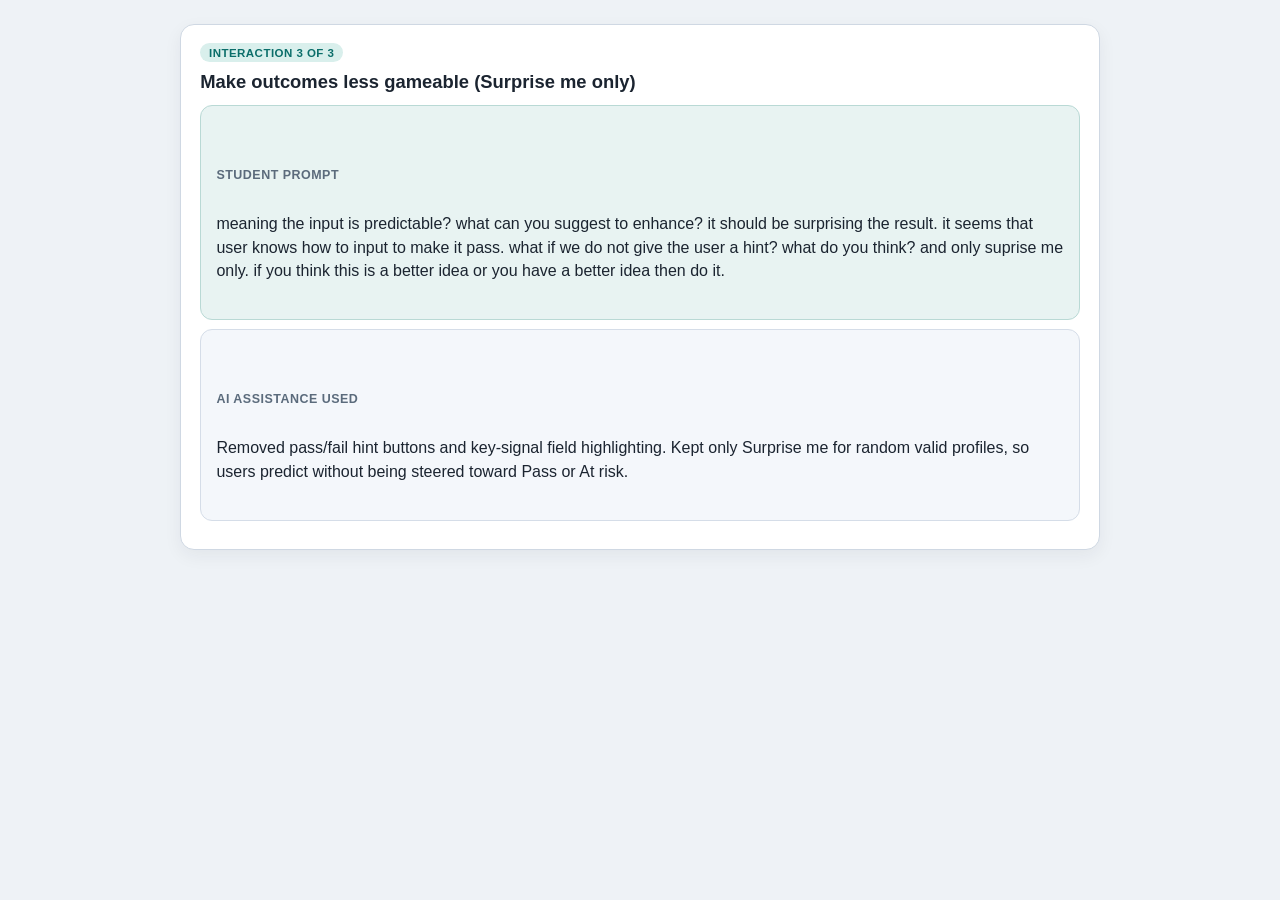
<file: screenshots/activity08-ai/interaction-3.html>
<!DOCTYPE html>
<html lang="en">
<head>
  <meta charset="UTF-8" />
  <meta name="viewport" content="width=device-width, initial-scale=1" />
  <title>AI Coding Interaction Records — Lab 03</title>
  <style>
    :root {
      --bg: #eef2f6;
      --card: #fff;
      --ink: #1b2430;
      --muted: #5b6b7c;
      --line: #cfd8e3;
      --accent: #0b6e6a;
      --user: #e8f3f2;
      --assist: #f4f7fb;
    }
    * { box-sizing: border-box; }
    body {
      margin: 0;
      font-family: "Segoe UI", "DM Sans", sans-serif;
      background: var(--bg);
      color: var(--ink);
      padding: 1.5rem;
    }
    .wrap { width: min(920px, 100%); margin: 0 auto; }
    h1 {
      margin: 0 0 0.35rem;
      font-size: 1.55rem;
    }
    .meta {
      margin: 0 0 1.25rem;
      color: var(--muted);
      line-height: 1.45;
    }
    .card {
      background: var(--card);
      border: 1px solid var(--line);
      border-radius: 14px;
      padding: 1.1rem 1.2rem 1.2rem;
      margin-bottom: 1.1rem;
      box-shadow: 0 6px 18px rgba(27, 36, 48, 0.06);
    }
    .badge {
      display: inline-block;
      font-size: 0.72rem;
      font-weight: 700;
      letter-spacing: 0.04em;
      text-transform: uppercase;
      color: var(--accent);
      background: #d9efec;
      border-radius: 999px;
      padding: 0.2rem 0.55rem;
      margin-bottom: 0.55rem;
    }
    h2 {
      margin: 0 0 0.75rem;
      font-size: 1.15rem;
    }
    .bubble {
      border-radius: 12px;
      padding: 0.85rem 0.95rem;
      margin: 0.55rem 0;
      line-height: 1.45;
      white-space: pre-wrap;
    }
    .user {
      background: var(--user);
      border: 1px solid #b9d9d5;
    }
    .assist {
      background: var(--assist);
      border: 1px solid #d5dde8;
    }
    .label {
      font-size: 0.78rem;
      font-weight: 700;
      color: var(--muted);
      text-transform: uppercase;
      letter-spacing: 0.04em;
      margin-bottom: 0.35rem;
    }
    .only { display: none; }
    body.show1 #i1,
    body.show2 #i2,
    body.show3 #i3 { display: block; }
    body.show1 .wrap > .intro,
    body.show2 .wrap > .intro,
    body.show3 .wrap > .intro { display: none; }
  </style>
</head>
<body class="show3">
  <div class="wrap">
    <div class="intro">
      <h1>AI-Assisted Coding Interaction Records</h1>
      <p class="meta">
        Tool: Cursor (AI coding assistant)<br />
        Project: Student At-Risk Prediction Web App (MCAIPAT Lab 03)<br />
        These records quote actual development prompts from the project chat.
      </p>
    </div>

    <section class="card only" id="i1">
      <div class="badge">Interaction 1 of 3</div>
      <h2>Plan Flask web app + offline Naive Bayes model</h2>
      <div class="bubble user">
        <div class="label">Student prompt</div>
Our next laboratory is local web development based on our google collab supervised machine learning. I am not sure what is the best framework to use which is highly compatible with google collab training data model. I need you to plan for me and let me know what you need. it should be configurable and very easy to configure for the data. maybe a simple web dev and choose the best technology stack to implement it. i will attach the requirement.
as you design and implement, create a documentation as well so that there is step to reinstall this in other environment. how to run and how to exit.
select only the best model to consider, Naive bayes.
      </div>
      <div class="bubble assist">
        <div class="label">AI assistance used</div>
Recommended Flask + scikit-learn/joblib (matches Colab export). Planned project layout, YAML feature config, export of full Naive Bayes Pipeline, README/setup-run-exit docs, and offline prediction flow without Colab at runtime.
      </div>
    </section>

    <section class="card only" id="i2">
      <div class="badge">Interaction 2 of 3</div>
      <h2>Improve UI clarity and add practical random input</h2>
      <div class="bubble user">
        <div class="label">Student prompt</div>
can you make it more pretty looking design and very easy to understand? align forms, and add some about and information. do not make text so robotic , make it as human friendly. maybe add a button to randomly generate input like very practical, and a random input that will tend to pass or failed or something in between. if this is not allowed in the requirements, then we cannot do it.
      </div>
      <div class="bubble assist">
        <div class="label">AI assistance used</div>
Redesigned the page with grouped form sections, friendlier About/How-to copy, and sample-fill helpers. Confirmed extras are allowed because predictions still come from the real local model (not hard-coded).
      </div>
    </section>

    <section class="card only" id="i3">
      <div class="badge">Interaction 3 of 3</div>
      <h2>Make outcomes less gameable (Surprise me only)</h2>
      <div class="bubble user">
        <div class="label">Student prompt</div>
meaning the input is predictable? what can you suggest to enhance? it should be surprising the result. it seems that user knows how to input to make it pass. what if we do not give the user a hint? what do you think? and only suprise me only. if you think this is a better idea or you have a better idea then do it.
      </div>
      <div class="bubble assist">
        <div class="label">AI assistance used</div>
Removed pass/fail hint buttons and key-signal field highlighting. Kept only Surprise me for random valid profiles, so users predict without being steered toward Pass or At risk.
      </div>
    </section>
  </div>
</body>
</html>
</file>
